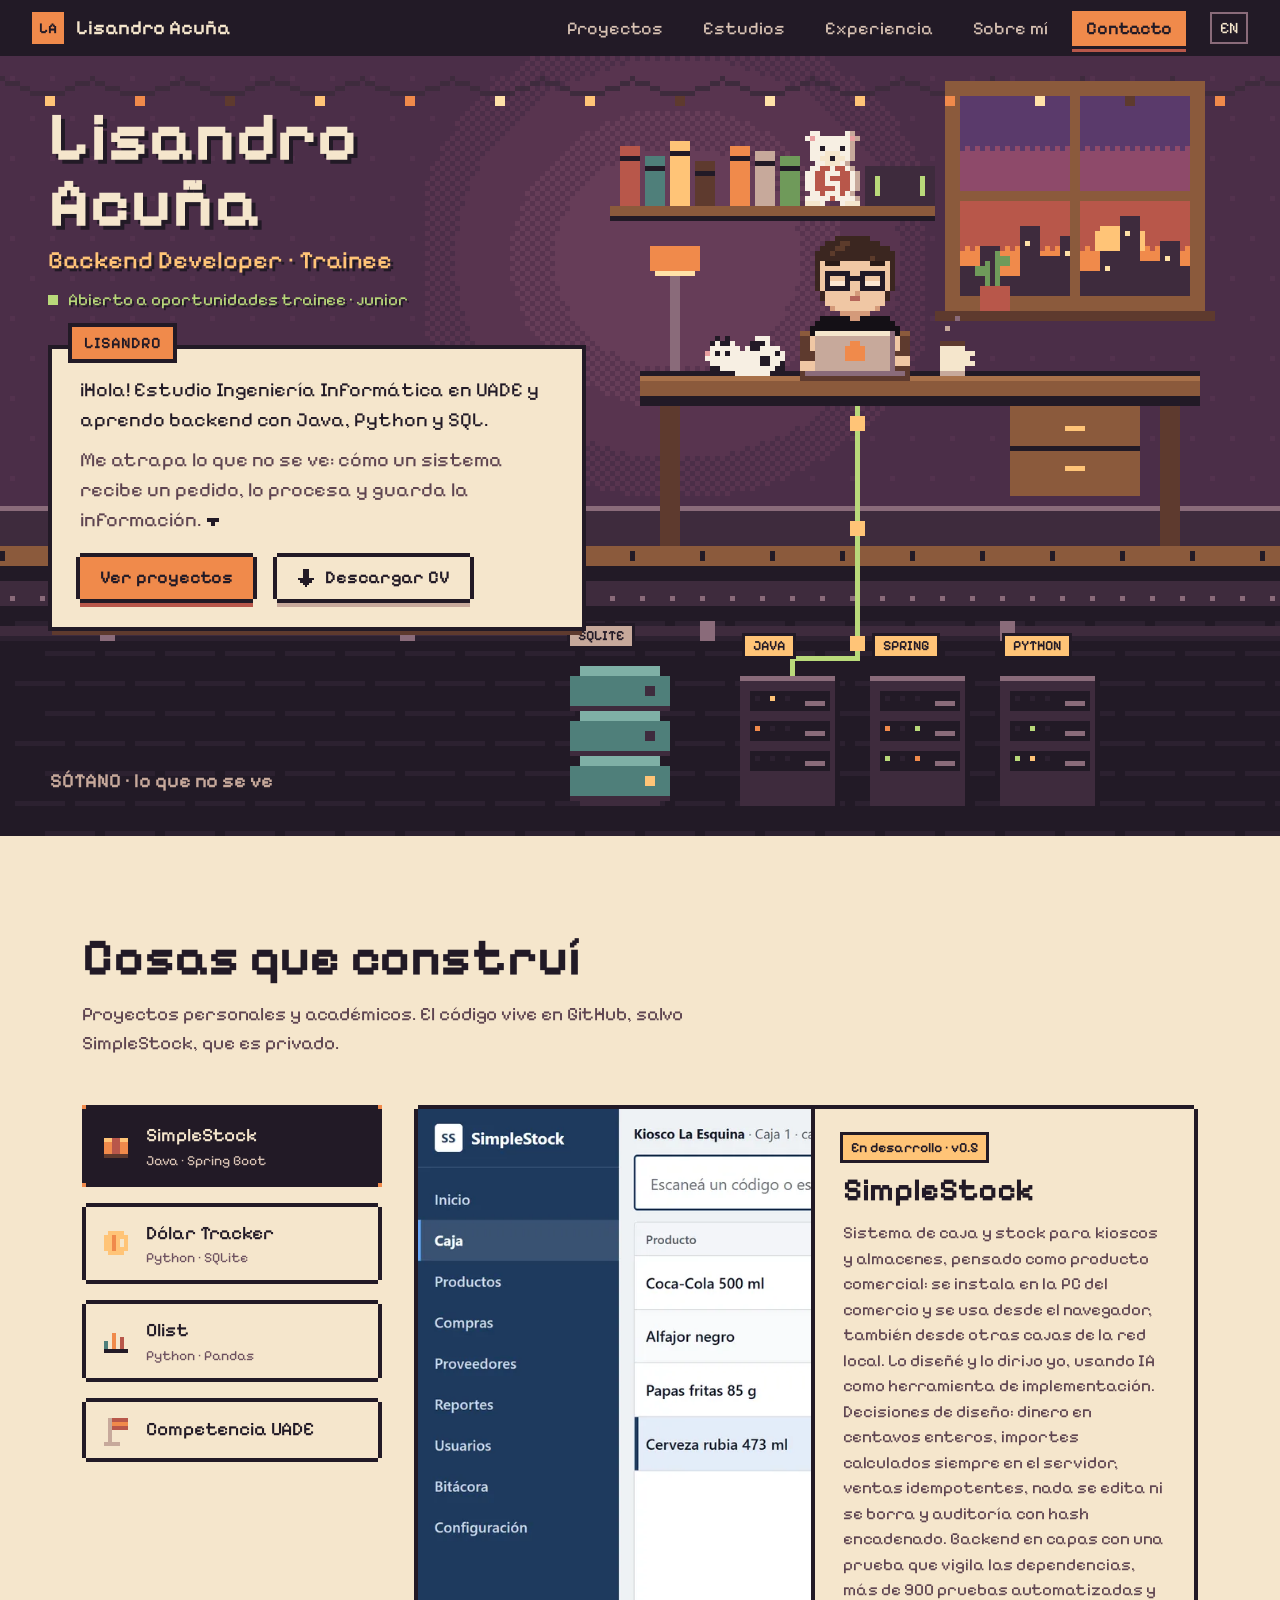
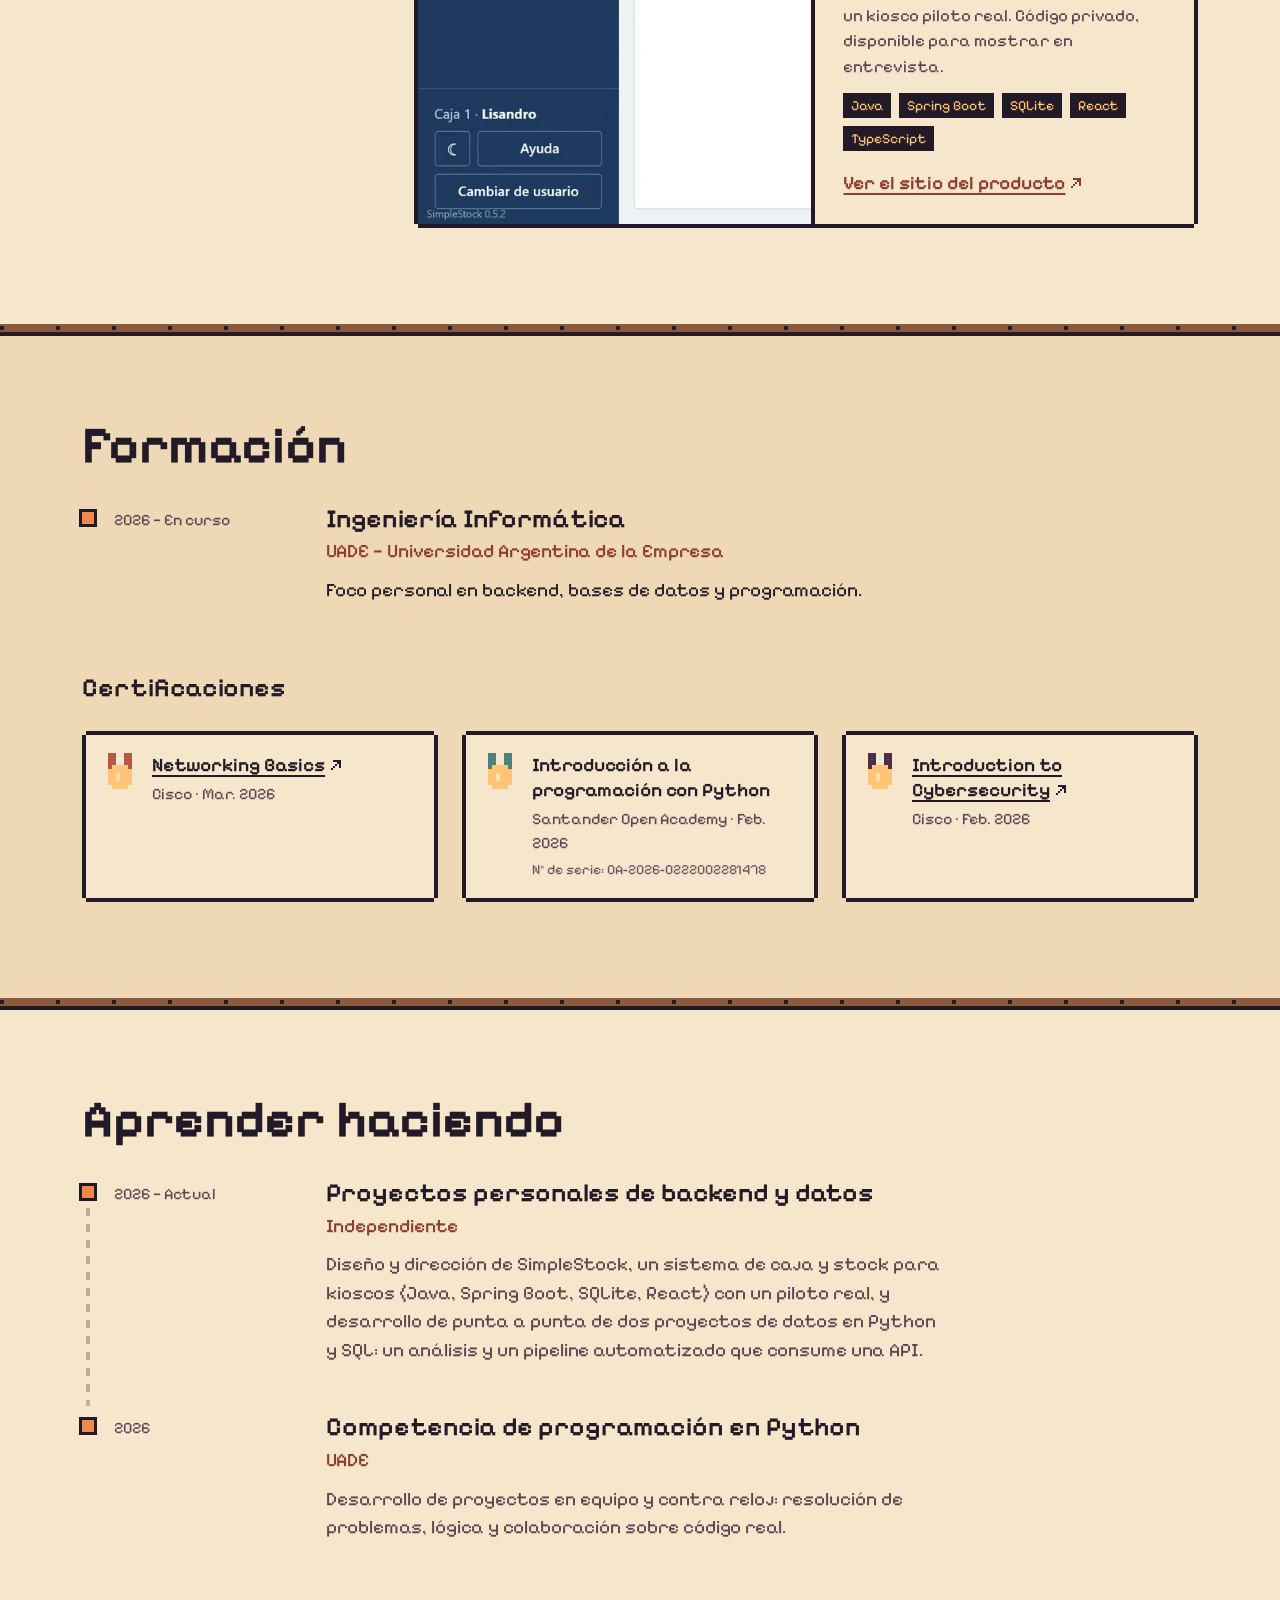
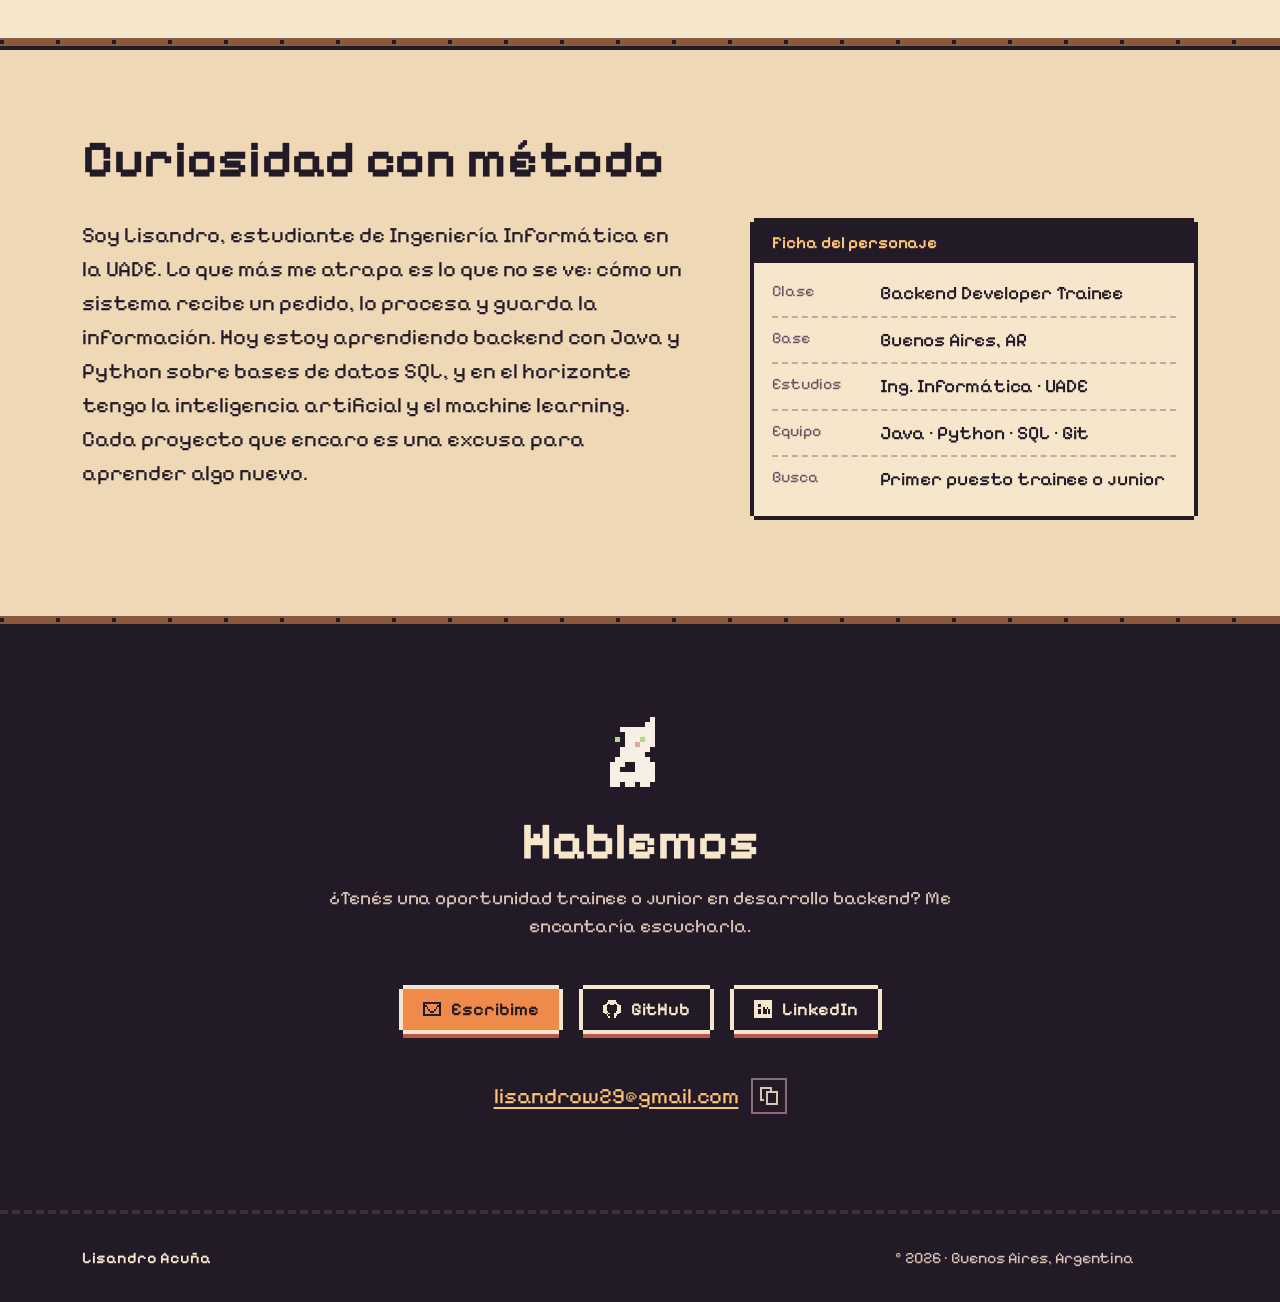
<file: index.html>
<!DOCTYPE html>
<html lang="es">
<head>
  <meta charset="UTF-8" />
  <meta name="viewport" content="width=device-width, initial-scale=1.0" />
  <title>Lisandro Acuña — Backend Developer Trainee</title>
  <meta name="description" content="Portfolio de Lisandro Acuña. Estudiante de Ingeniería Informática aprendiendo desarrollo backend con Java, Python y SQL." />
  <meta name="author" content="Lisandro Acuña" />
  <meta name="theme-color" content="#221a26" />
  <link rel="canonical" href="https://tonxt.github.io/" />
  <link rel="icon" href="favicon.svg" type="image/svg+xml" />

  <!-- Open Graph / redes sociales -->
  <meta property="og:type" content="website" />
  <meta property="og:title" content="Lisandro Acuña — Backend Developer Trainee" />
  <meta property="og:description" content="Estudiante de Ingeniería Informática aprendiendo desarrollo backend con Java, Python y SQL. Interesado en IA y machine learning. Portfolio, proyectos y contacto." />
  <meta property="og:locale" content="es_AR" />
  <meta property="og:url" content="https://tonxt.github.io/" />
  <meta property="og:image" content="https://tonxt.github.io/assets/og-image.png" />
  <meta property="og:image:width" content="1200" />
  <meta property="og:image:height" content="630" />
  <meta name="twitter:card" content="summary_large_image" />

  <!-- Fuente pixel -->
  <link rel="preconnect" href="https://fonts.googleapis.com" />
  <link rel="preconnect" href="https://fonts.gstatic.com" crossorigin />
  <link rel="stylesheet" href="https://fonts.googleapis.com/css2?family=Pixelify+Sans:wght@400;500;600;700&display=swap" />

  <link rel="stylesheet" href="identidad/tokens.css?v=15" />
  <link rel="stylesheet" href="styles.css?v=15" />
  <script src="script.js?v=16" defer></script>
  <script src="scene.js?v=19" defer></script>

  <!-- Datos estructurados (SEO) -->
  <script type="application/ld+json">
  {
    "@context": "https://schema.org",
    "@type": "Person",
    "name": "Lisandro Acuña",
    "jobTitle": "Backend Developer Trainee",
    "url": "https://tonxt.github.io/",
    "email": "lisandrow29@gmail.com",
    "address": { "@type": "PostalAddress", "addressLocality": "Buenos Aires", "addressCountry": "AR" },
    "alumniOf": { "@type": "CollegeOrUniversity", "name": "Universidad Argentina de la Empresa (UADE)" },
    "knowsAbout": ["Java", "Python", "SQL", "SQLite", "Git"],
    "sameAs": [
      "https://github.com/Tonxt",
      "https://www.linkedin.com/in/lisandro-acu%C3%B1a-3947b129b/"
    ]
  }
  </script>
</head>
<body>

  <a class="skip-link" href="#contenido">Saltar al contenido</a>

  <!-- Íconos pixel (se reutilizan con <use>) -->
  <svg width="0" height="0" style="position:absolute" aria-hidden="true">
    <defs>
      <symbol id="i-cur" viewBox="0 0 2 3"><path d="M0 0h1v1h1v1h-1v1h-1z"/></symbol>
      <symbol id="i-down" viewBox="0 0 7 8"><path d="M2 0h3v4h2v1h-1v1h-1v1h-1v1h-1v-1h-1v-1h-1v-1h-1v-1h2z"/></symbol>
      <symbol id="i-mail" viewBox="0 0 10 8"><path d="M0 0h10v8h-10zM1 1v1h1v1h1v1h1v1h2v-1h1v-1h1v-1h1v-1zM1 3v4h8v-4h-1v1h-1v1h-1v1h-2v-1h-1v-1h-1v-1z" fill-rule="evenodd"/></symbol>
      <symbol id="i-gh" viewBox="0 0 10 10"><path d="M3 0h4v1h1v1h1v1h1v4h-1v1h-1v1h-1v1h-1v-3h1v-1h1v-3h-1v-1h-1v1h-2v-1h-1v1h-1v3h1v1h1v1h-1v-1h-1v1h1v1h1v1h-1v-1h-1v-1h-1v-1h-1v-4h1v-1h1v-1h1z"/></symbol>
      <symbol id="i-in" viewBox="0 0 10 10"><path d="M0 0h10v10h-10zM2 2v2h2v-2zM2 5v3h2v-3zM5 4v4h2v-3h1v3h1v-3h-1v-1h-1v1h-1v-1z" fill-rule="evenodd"/></symbol>
      <symbol id="i-copy" viewBox="0 0 9 9"><path d="M0 0h6v2h-1v-1h-4v5h1v1h-2zM3 2h6v7h-6zM4 3v5h4v-5z" fill-rule="evenodd"/></symbol>
      <symbol id="i-up" viewBox="0 0 7 8"><path d="M3 0h1v1h1v1h1v1h1v1h-2v4h-3v-4h-2v-1h1v-1h1v-1h1z"/></symbol>
    </defs>
  </svg>

  <!-- ============ Navbar ============ -->
  <header class="navbar">
    <div class="nav-inner">
      <a href="#inicio" class="wordmark">
        <span class="monogram">LA</span>
        <span>Lisandro Acuña</span>
      </a>
      <button class="nav-toggle" id="nav-toggle" aria-label="Abrir menú" aria-expanded="false" aria-controls="primary-nav">
        <span></span><span></span><span></span>
      </button>
      <nav class="nav-links" id="primary-nav" aria-label="Navegación principal">
        <a href="#proyectos"><svg class="cur" aria-hidden="true"><use href="#i-cur"/></svg><span data-i18n="nav.projects">Proyectos</span></a>
        <a href="#estudios"><svg class="cur" aria-hidden="true"><use href="#i-cur"/></svg><span data-i18n="nav.edu">Estudios</span></a>
        <a href="#experiencia"><svg class="cur" aria-hidden="true"><use href="#i-cur"/></svg><span data-i18n="nav.exp">Experiencia</span></a>
        <a href="#sobre-mi"><svg class="cur" aria-hidden="true"><use href="#i-cur"/></svg><span data-i18n="nav.about">Sobre mí</span></a>
        <a href="#contacto" class="nav-cta" data-i18n="nav.contact">Contacto</a>
        <button class="lang-toggle" id="lang-toggle" aria-label="Switch language">EN</button>
      </nav>
    </div>
  </header>

  <main id="contenido">
    <!-- ============ Hero: el cuarto y el sótano ============ -->
    <section id="inicio" class="hero">
      <div class="scene-wrap" id="scene-wrap">
        <canvas id="scene" role="img" aria-label="Lisandro en pixel art, trabajando en su escritorio con un café y un gato durmiendo al lado; debajo del piso, el sótano con los servidores" data-i18n-aria="hero.scene"></canvas>
        <span class="scene-note" id="scene-note" data-i18n="hero.basement">SÓTANO · lo que no se ve</span>
      </div>

      <div class="hero-copy">
        <div>
          <h1 class="hero-name">Lisandro Acuña<span class="hero-role">Backend Developer · Trainee</span></h1>
          <p class="hero-status">
            <span class="status-dot" aria-hidden="true"></span>
            <span data-i18n="hero.status">Abierto a oportunidades trainee · junior</span>
          </p>
        </div>

        <div class="dialog">
          <span class="speaker" aria-hidden="true">LISANDRO</span>
          <p data-i18n="hero.desc">¡Hola! Estudio Ingeniería Informática en UADE y aprendo backend con Java, Python y SQL.</p>
          <p class="dialog-more"><span data-i18n="hero.desc2">Me atrapa lo que no se ve: cómo un sistema recibe un pedido, lo procesa y guarda la información.</span><svg class="caret" viewBox="0 0 3 2" aria-hidden="true"><path d="M0 0h3v1h-1v1h-1v-1h-1z"/></svg></p>
          <div class="hero-cta">
            <a href="#proyectos" class="btn" data-i18n="hero.cta.projects">Ver proyectos</a>
            <a href="assets/cv-lisandro-acuna-es.pdf" id="cv-link" class="btn btn-ghost" target="_blank" rel="noopener"><svg class="icon" aria-hidden="true"><use href="#i-down"/></svg><span data-i18n="hero.cta.cv">Descargar CV</span></a>
          </div>
        </div>
      </div>
    </section>

    <!-- ============ Proyectos: inventario ============ -->
    <section id="proyectos" class="section">
      <div class="container">
        <h2 class="section-title" data-i18n="proj.title">Cosas que construí</h2>
        <p class="section-lead" data-i18n="proj.lead">
          Proyectos personales y académicos. El código vive en GitHub, salvo SimpleStock, que es privado.
        </p>

        <div class="inv" id="inv">
          <div class="slots" role="tablist" aria-label="Proyectos" data-i18n-aria="nav.projects">
            <button class="slot" role="tab" id="tab-p0" aria-controls="panel-p0" aria-selected="true">
              <canvas class="ico" width="8" height="8" data-ico="box" aria-hidden="true"></canvas>
              <span>SimpleStock<small>Java · Spring Boot</small></span>
            </button>
            <button class="slot" role="tab" id="tab-p2" aria-controls="panel-p2" aria-selected="false" tabindex="-1">
              <canvas class="ico" width="8" height="8" data-ico="coin" aria-hidden="true"></canvas>
              <span>Dólar Tracker<small>Python · SQLite</small></span>
            </button>
            <button class="slot" role="tab" id="tab-p1" aria-controls="panel-p1" aria-selected="false" tabindex="-1">
              <canvas class="ico" width="8" height="8" data-ico="chart" aria-hidden="true"></canvas>
              <span>Olist<small>Python · Pandas</small></span>
            </button>
            <button class="slot" role="tab" id="tab-p3" aria-controls="panel-p3" aria-selected="false" tabindex="-1">
              <canvas class="ico" width="8" height="8" data-ico="flag" aria-hidden="true"></canvas>
              <span data-i18n="proj.p3.short">Competencia UADE</span>
            </button>
          </div>

          <article class="detail" role="tabpanel" id="panel-p0" aria-labelledby="tab-p0">
            <a class="detail-art detail-shot" href="https://simplestockpos.com.ar/" target="_blank" rel="noopener">
              <img src="assets/simplestock-caja.webp" width="1600" height="900" loading="lazy"
                   alt="Pantalla de caja de SimpleStock con una venta de cuatro productos en curso" data-i18n-alt="proj.p0.alt" />
            </a>
            <div class="detail-body">
              <span class="badge badge-wip" data-i18n="proj.p0.badge">En desarrollo · v0.5</span>
              <h3 class="project-title">SimpleStock</h3>
              <p class="project-desc" data-i18n="proj.p0.desc">
                Sistema de caja y stock para kioscos y almacenes, pensado como producto comercial:
                se instala en la PC del comercio y se usa desde el navegador, también desde otras cajas
                de la red local. Lo diseñé y lo dirijo yo, usando IA como herramienta de implementación.
                Decisiones de diseño: dinero en centavos enteros, importes calculados siempre en el
                servidor, ventas idempotentes, nada se edita ni se borra y auditoría con hash encadenado.
                Backend en capas con una prueba que vigila las dependencias, más de 900 pruebas
                automatizadas y un kiosco piloto real. Código privado, disponible para mostrar en entrevista.
              </p>
              <ul class="chips" aria-label="Tecnologías">
                <li>Java</li><li>Spring Boot</li><li>SQLite</li><li>React</li><li>TypeScript</li>
              </ul>
              <div class="project-links">
                <a class="project-link ext" href="https://simplestockpos.com.ar/" target="_blank" rel="noopener" data-i18n="proj.p0.link">Ver el sitio del producto</a>
              </div>
            </div>
          </article>

          <article class="detail" role="tabpanel" id="panel-p2" aria-labelledby="tab-p2">
            <a class="detail-art detail-shot" href="https://tonxt.github.io/argentina-dolar-tracker/" target="_blank" rel="noopener">
              <img src="assets/dolar-tracker.jpg?v=2" width="800" height="500" loading="lazy"
                   alt="Dashboard del Dólar Tracker con las siete cotizaciones del día y el gráfico de evolución" data-i18n-alt="proj.p2.alt" />
            </a>
            <div class="detail-body">
              <span class="badge" data-i18n="proj.p2.badge">Terminado</span>
              <h3 class="project-title">Argentina Dólar Tracker</h3>
              <p class="project-desc" data-i18n="proj.p2.desc">
                Pipeline automatizado que consume una API REST pública, guarda en
                SQLite el histórico de 7 cotizaciones del dólar en Argentina (oficial,
                blue, MEP, CCL, cripto, mayorista y tarjeta) y lo sirve en un dashboard
                interactivo desplegado en la nube.
              </p>
              <ul class="chips" aria-label="Tecnologías">
                <li>Python</li><li>Pandas</li><li>SQLite</li><li>Streamlit</li><li>Matplotlib</li>
              </ul>
              <div class="project-links">
                <a class="project-link ext" href="https://tonxt.github.io/argentina-dolar-tracker/" target="_blank" rel="noopener" data-i18n="proj.p2.demo">Ver dashboard</a>
                <a class="project-link ext" href="https://github.com/Tonxt/argentina-dolar-tracker" target="_blank" rel="noopener" data-i18n="proj.github">Ver en GitHub</a>
              </div>
            </div>
          </article>

          <article class="detail" role="tabpanel" id="panel-p1" aria-labelledby="tab-p1">
            <div class="detail-art" aria-hidden="true"><canvas class="art" width="48" height="32" data-art="olist"></canvas></div>
            <div class="detail-body">
              <span class="badge" data-i18n="proj.p1.badge">Terminado</span>
              <h3 class="project-title" data-i18n="proj.p1.title">Análisis de e-commerce · Olist</h3>
              <p class="project-desc" data-i18n="proj.p1.desc">
                Análisis exploratorio de más de 99.000 órdenes del e-commerce
                brasileño Olist (2016–2018): evolución de ingresos, categorías
                más vendidas y distribución regional de las ventas.
              </p>
              <ul class="chips" aria-label="Tecnologías">
                <li>Python</li><li>Pandas</li><li>Matplotlib</li><li>Jupyter</li>
              </ul>
              <div class="project-links">
                <a class="project-link ext" href="https://github.com/Tonxt/olist-ecommerce-analysis" target="_blank" rel="noopener" data-i18n="proj.github">Ver en GitHub</a>
              </div>
            </div>
          </article>

          <article class="detail" role="tabpanel" id="panel-p3" aria-labelledby="tab-p3">
            <div class="detail-art" aria-hidden="true"><canvas class="art" width="48" height="32" data-art="uade"></canvas></div>
            <div class="detail-body">
              <span class="badge" data-i18n="proj.p3.badge">Académico</span>
              <h3 class="project-title" data-i18n="proj.p3.title">Competencia Python · UADE</h3>
              <p class="project-desc" data-i18n="proj.p3.desc">
                Proyecto desarrollado en equipo durante la competencia de
                programación de la universidad.
              </p>
              <ul class="chips" aria-label="Tecnologías">
                <li>Python</li>
              </ul>
            </div>
          </article>
        </div>
      </div>
    </section>

    <!-- ============ Estudios ============ -->
    <section id="estudios" class="section section-alt">
      <div class="container">
        <h2 class="section-title" data-i18n="edu.title">Formación</h2>
        <ol class="log">
          <li class="log-item">
            <span class="log-date" data-i18n="edu.item1.date">2026 — En curso</span>
            <div>
              <h3 class="log-role" data-i18n="edu.item1.role">Ingeniería Informática</h3>
              <p class="log-org">UADE — Universidad Argentina de la Empresa</p>
              <p class="log-desc" data-i18n="edu.item1.desc">
                Foco personal en backend, bases de datos y programación.
              </p>
            </div>
          </li>
        </ol>
        <h3 class="certs-title" data-i18n="edu.certs.title">Certificaciones</h3>
        <ul class="certs-list">
          <li class="cert-item px-box">
            <svg class="medal" viewBox="0 0 8 10" aria-hidden="true"><path class="m-rib" d="M1 0h2v3h-1v1h-1zM5 0h2v4h-1v-1h-1z"/><path class="m-coin" d="M2 3h4v1h1v4h-1v1h-4v-1h-1v-4h1z"/><path class="m-hi" d="M3 5h1v2h-1z"/></svg>
            <div>
              <p class="cert-name"><a class="ext" href="https://www.credly.com/badges/9691ea7a-b1af-4a07-8f65-4fef71dd2e0e" target="_blank" rel="noopener">Networking Basics</a></p>
              <p class="cert-issuer">Cisco · <span data-i18n="edu.certs.d1">Mar. 2026</span></p>
            </div>
          </li>
          <li class="cert-item px-box">
            <svg class="medal" viewBox="0 0 8 10" aria-hidden="true"><path class="m-rib" d="M1 0h2v3h-1v1h-1zM5 0h2v4h-1v-1h-1z"/><path class="m-coin" d="M2 3h4v1h1v4h-1v1h-4v-1h-1v-4h1z"/><path class="m-hi" d="M3 5h1v2h-1z"/></svg>
            <div>
              <p class="cert-name" data-i18n="edu.certs.python.name">Introducción a la programación con Python</p>
              <p class="cert-issuer">Santander Open Academy · <span data-i18n="edu.certs.d2">Feb. 2026</span></p>
              <p class="cert-serial" data-i18n="edu.certs.python.serial">N° de serie: OA-2026-0222002281478</p>
            </div>
          </li>
          <li class="cert-item px-box">
            <svg class="medal" viewBox="0 0 8 10" aria-hidden="true"><path class="m-rib" d="M1 0h2v3h-1v1h-1zM5 0h2v4h-1v-1h-1z"/><path class="m-coin" d="M2 3h4v1h1v4h-1v1h-4v-1h-1v-4h1z"/><path class="m-hi" d="M3 5h1v2h-1z"/></svg>
            <div>
              <p class="cert-name"><a class="ext" href="https://www.credly.com/badges/1287659c-d565-41d3-bc9e-bd64a0c68e0d" target="_blank" rel="noopener">Introduction to Cybersecurity</a></p>
              <p class="cert-issuer">Cisco · <span data-i18n="edu.certs.d2">Feb. 2026</span></p>
            </div>
          </li>
        </ul>
      </div>
    </section>

    <!-- ============ Experiencia ============ -->
    <section id="experiencia" class="section">
      <div class="container">
        <h2 class="section-title" data-i18n="exp.title">Aprender haciendo</h2>
        <ol class="log">
          <li class="log-item">
            <span class="log-date" data-i18n="exp.item1.date">2026 — Actual</span>
            <div>
              <h3 class="log-role" data-i18n="exp.item1.role">Proyectos personales de backend y datos</h3>
              <p class="log-org" data-i18n="exp.item1.org">Independiente</p>
              <p class="log-desc" data-i18n="exp.item1.desc">
                Diseño y dirección de SimpleStock, un sistema de caja y stock para kioscos
                (Java, Spring Boot, SQLite, React) con un piloto real, y desarrollo de punta a punta de dos
                proyectos de datos en Python y SQL: un análisis y un pipeline automatizado que consume una API.
              </p>
            </div>
          </li>
          <li class="log-item">
            <span class="log-date">2026</span>
            <div>
              <h3 class="log-role" data-i18n="exp.item2.role">Competencia de programación en Python</h3>
              <p class="log-org">UADE</p>
              <p class="log-desc" data-i18n="exp.item2.desc">
                Desarrollo de proyectos en equipo y contra reloj: resolución de
                problemas, lógica y colaboración sobre código real.
              </p>
            </div>
          </li>
        </ol>
      </div>
    </section>

    <!-- ============ Sobre mí ============ -->
    <section id="sobre-mi" class="section section-alt">
      <div class="container about">
        <h2 class="section-title" data-i18n="about.title">Curiosidad con método</h2>
        <div class="about-grid">
          <p class="about-text" data-i18n="about.body">
            Soy Lisandro, estudiante de Ingeniería Informática en la
            UADE. Lo que más me atrapa es lo que no se ve: cómo un sistema recibe
            un pedido, lo procesa y guarda la información. Hoy estoy aprendiendo
            backend con Java y Python sobre bases de datos SQL, y en el horizonte
            tengo la inteligencia artificial y el machine learning. Cada proyecto
            que encaro es una excusa para aprender algo nuevo.
          </p>
          <div class="sheet px-box">
            <p class="sheet-head" data-i18n="sheet.title">Ficha del personaje</p>
            <dl>
              <div><dt data-i18n="sheet.class">Clase</dt><dd>Backend Developer Trainee</dd></div>
              <div><dt data-i18n="sheet.base">Base</dt><dd>Buenos Aires, AR</dd></div>
              <div><dt data-i18n="sheet.study">Estudios</dt><dd data-i18n="sheet.study.v">Ing. Informática · UADE</dd></div>
              <div><dt data-i18n="sheet.gear">Equipo</dt><dd>Java · Python · SQL · Git</dd></div>
              <div><dt data-i18n="sheet.quest">Busca</dt><dd data-i18n="sheet.quest.v">Primer puesto trainee o junior</dd></div>
            </dl>
          </div>
        </div>
      </div>
    </section>

    <!-- ============ Contacto ============ -->
    <section id="contacto" class="section section-dark">
      <div class="container contact-inner">
        <canvas class="cat-sit" id="cat-sit" width="20" height="16" aria-hidden="true"></canvas>
        <h2 class="section-title" data-i18n="contact.title">Hablemos</h2>
        <p class="section-lead" data-i18n="contact.lead">
          ¿Tenés una oportunidad trainee o junior en desarrollo backend?
          Me encantaría escucharla.
        </p>
        <div class="contact-cta">
          <a class="btn" href="mailto:lisandrow29@gmail.com">
            <svg class="icon" aria-hidden="true"><use href="#i-mail"/></svg>
            <span data-i18n="contact.btn.email">Escribime</span>
          </a>
          <a class="btn btn-ghost" href="https://github.com/Tonxt" target="_blank" rel="noopener">
            <svg class="icon" aria-hidden="true"><use href="#i-gh"/></svg>
            <span>GitHub</span>
          </a>
          <a class="btn btn-ghost" href="https://www.linkedin.com/in/lisandro-acu%C3%B1a-3947b129b/" target="_blank" rel="noopener">
            <svg class="icon" aria-hidden="true"><use href="#i-in"/></svg>
            <span>LinkedIn</span>
          </a>
        </div>
        <p class="contact-email">
          <a href="mailto:lisandrow29@gmail.com">lisandrow29@gmail.com</a>
          <button class="copy-btn" id="copy-email" type="button" aria-label="Copiar email">
            <svg class="icon" aria-hidden="true"><use href="#i-copy"/></svg>
          </button>
          <span class="copy-feedback" id="copy-feedback" aria-live="polite"></span>
        </p>
      </div>
    </section>
  </main>

  <!-- ============ Footer ============ -->
  <footer class="footer">
    <div class="container footer-inner">
      <span class="footer-mark">Lisandro Acuña</span>
      <span class="footer-copy">© 2026 · Buenos Aires, Argentina</span>
    </div>
  </footer>

  <button class="to-top" id="to-top" type="button" aria-label="Volver arriba">
    <svg class="icon" aria-hidden="true"><use href="#i-up"/></svg>
  </button>

</body>
</html>
</file>
<file: identidad/tokens.css>
/* ============================================================
   Identidad — Lisandro · Tokens de diseño
   Pixel art lofi · cuarto cálido de noche · v2.0 — 2026-10-28
   ============================================================ */

/* La fuente (Pixelify Sans) se carga desde el <head> de index.html */

:root {
  /* ---------- Color · Paleta lofi ---------- */
  --ink:      #221a26;  /* tinta, fondos oscuros */
  --ink-2:    #2c2130;  /* sótano */
  --wall:     #4b2e48;  /* pared ciruela */
  --steel:    #3e2b3d;  /* metal, racks */
  --wood:     #8b5a3c;
  --wood-dk:  #5e3a2e;
  --red:      #b8574a;
  --red-text: #8f3d2c;  /* rojo para texto sobre papel (AA) */
  --orange:   #f08a4b;  /* acento principal */
  --sun:      #ffc477;  /* luz de lámpara */
  --glow:     #ffe2a8;
  --lime:     #b9d97a;  /* LEDs, estado */
  --green:    #6f9a5a;
  --teal:     #4f7f7a;
  --paper:    #f5e6cc;  /* superficie de lectura */
  --paper-2:  #eed8b6;
  --fog:      #c7a99b;
  --slate:    #8a6b7a;

  /* ---------- Texto ---------- */
  --text:        var(--ink);
  --text-2:      #5e4450;  /* secundario sobre papel (AA) */
  --text-3:      #6e5260;
  --text-inv:    var(--paper);
  --text-inv-2:  #d9c3b4;  /* secundario sobre tinta (AA) */

  /* ---------- Tipografía ---------- */
  --font: "Pixelify Sans", ui-monospace, "Cascadia Mono", Consolas, monospace;
  --text-sm:   15px;
  --text-base: 19px;
  --text-md:   22px;
  --text-lg:   32px;
  --text-xl:   clamp(36px, 4.4vw, 52px);
  --text-hero: clamp(46px, 5.4vw, 84px);

  /* ---------- Espaciado (grilla de 4px) ---------- */
  --px: 4px;
  --space-1: 4px;  --space-2: 8px;  --space-3: 12px; --space-4: 16px;
  --space-5: 24px; --space-6: 32px; --space-7: 48px; --space-8: 64px; --space-9: 96px;
  --content-max: 1180px;

  /* ---------- Bordes pixel (esquinas recortadas) ---------- */
  --px-border: 0 -4px 0 0 var(--ink), 0 4px 0 0 var(--ink), -4px 0 0 0 var(--ink), 4px 0 0 0 var(--ink);

  /* ---------- Movimiento: pasos, no curvas ---------- */
  --dur: 80ms;
}
</file>
<file: styles.css>
/* ============================================================
   Lisandro Acuña · Página personal — pixel art lofi
   Construye sobre identidad/tokens.css
   ============================================================ */

*, *::before, *::after { box-sizing: border-box; }
* { margin: 0; padding: 0; }

html { scroll-behavior: smooth; background: var(--ink); scrollbar-color: var(--slate) var(--ink); }

body {
  min-height: 100vh;
  font-family: var(--font);
  font-size: var(--text-base);
  line-height: 1.5;
  color: var(--text);
  background: var(--paper);
  -webkit-font-smoothing: none;
}

::selection { background: var(--sun); color: var(--ink); }
::-webkit-scrollbar { width: 12px; }
::-webkit-scrollbar-track { background: var(--ink); }
::-webkit-scrollbar-thumb { background: var(--slate); border: 3px solid var(--ink); }

a { color: inherit; text-underline-offset: 4px; text-decoration-thickness: 2px; }
img, canvas { display: block; }
canvas { image-rendering: pixelated; image-rendering: crisp-edges; }

:focus-visible { outline: 3px dashed var(--orange); outline-offset: 4px; }

/* Accesibilidad: saltar al contenido */
.skip-link {
  position: absolute; left: 8px; top: -60px; z-index: 100;
  background: var(--orange); color: var(--ink); padding: 8px 14px;
  font-weight: 600; text-decoration: none; box-shadow: var(--px-border);
}
.skip-link:focus { top: 12px; }

.icon { width: 18px; height: 18px; flex-shrink: 0; fill: currentColor; shape-rendering: crispEdges; }

.container {
  width: 100%;
  max-width: var(--content-max);
  margin-inline: auto;
  padding-inline: var(--space-6);
}

/* Caja pixel: borde de 4px con esquinas recortadas */
.px-box { background: var(--paper); box-shadow: var(--px-border); }

/* ---------------- Navbar ---------------- */
.navbar { position: sticky; top: 0; z-index: 50; background: var(--ink); color: var(--paper); }

.nav-inner {
  display: flex; align-items: center; justify-content: space-between;
  height: 56px; padding-inline: var(--space-6);
}

.wordmark {
  display: flex; align-items: center; gap: var(--space-3);
  font-size: 20px; font-weight: 600; text-decoration: none;
}
.monogram {
  width: 32px; height: 32px; display: grid; place-items: center;
  background: var(--orange); color: var(--ink); font-size: 15px; font-weight: 700;
}

.nav-links { display: flex; align-items: center; gap: var(--space-5); }
.nav-links a {
  display: inline-flex; align-items: center; gap: var(--space-2);
  color: var(--text-inv-2); text-decoration: none; font-size: 18px;
}
.nav-links a:hover, .nav-links a.active { color: var(--paper); }
.nav-links .cur { width: 8px; height: 12px; fill: var(--orange); visibility: hidden; shape-rendering: crispEdges; }
.nav-links a:hover .cur, .nav-links a.active .cur { visibility: visible; }

.nav-links .nav-cta {
  color: var(--ink); background: var(--orange); padding: 4px 14px; font-weight: 600;
  box-shadow: 0 -3px 0 0 var(--ink), 0 3px 0 0 var(--ink), -3px 0 0 0 var(--ink), 3px 0 0 0 var(--ink), 0 6px 0 0 var(--red);
}
.nav-links .nav-cta:hover, .nav-links .nav-cta.active { color: var(--ink); background: var(--sun); }

.lang-toggle {
  font: inherit; font-size: 16px; color: var(--paper); background: none; border: 0;
  padding: 4px 10px; box-shadow: inset 0 0 0 2px var(--slate); cursor: pointer;
}
.lang-toggle:hover { box-shadow: inset 0 0 0 2px var(--sun); color: var(--sun); }

.nav-toggle { display: none; width: 40px; height: 40px; background: none; border: 0; cursor: pointer; padding: 10px 8px; }
.nav-toggle span { display: block; height: 4px; background: var(--paper); }
.nav-toggle span + span { margin-top: 4px; }

/* ---------------- Botones ---------------- */
.btn {
  font: inherit; font-weight: 600; font-size: 18px; line-height: 1.2;
  display: inline-flex; align-items: center; gap: 10px;
  padding: 10px 20px; text-decoration: none; cursor: pointer; border: 0;
  background: var(--orange); color: var(--ink);
  box-shadow: var(--px-border), 0 8px 0 0 var(--red);
  transition: transform var(--dur) steps(1);
}
.btn:hover { transform: translateY(-4px); }
.btn:active { transform: translateY(4px); box-shadow: var(--px-border); }
.btn-ghost { background: var(--paper); box-shadow: var(--px-border), 0 8px 0 0 var(--fog); }

/* ---------------- Hero: el cuarto ---------------- */
.hero { position: relative; background: var(--ink); color: var(--paper); overflow: hidden; }
.scene-wrap { position: relative; }
#scene { width: 100%; cursor: default; }

.scene-tag {
  position: absolute; font-size: 14px; font-weight: 600; line-height: 1.3; color: var(--ink);
  background: var(--sun); padding: 1px 8px; box-shadow: 0 0 0 3px var(--ink);
  pointer-events: none; white-space: nowrap;
}
.scene-tag.dim { background: var(--fog); }
.scene-note { position: absolute; color: var(--fog); font-size: 20px; font-weight: 600; pointer-events: none; white-space: nowrap; }

.hero-copy {
  position: absolute; left: var(--space-7); top: var(--space-7);
  width: min(42%, 600px); display: flex; flex-direction: column; gap: var(--space-6);
}

.hero-name {
  font-size: var(--text-hero); font-weight: 700; line-height: .95; color: var(--paper);
  text-shadow: 4px 4px 0 var(--ink);
}
.hero-role {
  display: block; margin-top: 14px; font-size: clamp(19px, 1.95vw, 30px); font-weight: 500;
  color: var(--sun); text-shadow: 3px 3px 0 var(--ink);
}
.hero-status {
  display: inline-flex; align-items: center; gap: 10px; margin-top: 14px;
  font-size: 17px; color: var(--lime); text-shadow: 2px 2px 0 var(--ink);
}
.status-dot { width: 10px; height: 10px; background: var(--lime); flex: none; animation: blink 1.2s steps(1) infinite; }
@keyframes blink { 50% { opacity: .25; } }

/* Caja de diálogo RPG */
.dialog {
  position: relative; margin: 4px; padding: 26px 28px 28px;
  background: var(--paper); color: var(--ink);
  box-shadow: var(--px-border), 0 0 0 4px var(--ink), 0 8px 0 0 var(--wood-dk);
}
.speaker {
  position: absolute; top: -22px; left: 20px; padding: 4px 12px;
  background: var(--orange); color: var(--ink); font-size: 16px; font-weight: 600;
  box-shadow: 0 0 0 4px var(--ink);
}
.dialog p { font-size: 20px; max-width: 46ch; }
.dialog .dialog-more { margin-top: 10px; color: var(--text-2); }
.caret { display: inline-block; width: 12px; height: 8px; margin-left: 6px; vertical-align: middle; fill: var(--ink); shape-rendering: crispEdges; animation: bob .8s steps(2) infinite; }
@keyframes bob { 50% { transform: translateY(3px); } }
.hero-cta { display: flex; flex-wrap: wrap; gap: var(--space-5); margin-top: 22px; }

/* ---------------- Secciones ---------------- */
.section { position: relative; padding: var(--space-9) var(--space-4); }
/* Vigas de piso entre secciones: el corte de la casa sigue hacia abajo */
.section + .section::before {
  content: ""; position: absolute; left: 0; right: 0; top: 0; height: 12px;
  background:
    repeating-linear-gradient(90deg, var(--ink) 0 4px, transparent 4px 56px) 0 2px / 100% 4px no-repeat,
    linear-gradient(var(--wood) 0 8px, var(--ink) 8px 12px);
}
.section-alt .log-desc, .section-alt .project-desc, .section-alt .section-lead { color: var(--text); }
.section-alt { background: var(--paper-2); }
.section-dark { background: var(--ink); color: var(--paper); }

.section-title {
  font-size: var(--text-xl); font-weight: 700; line-height: 1;
  margin-bottom: var(--space-6); text-wrap: balance;
}
.section-lead { max-width: 60ch; color: var(--text-2); margin: calc(var(--space-4) * -1) 0 var(--space-7); }
.section-dark .section-lead { color: var(--text-inv-2); }

/* Sobre mí + ficha */
.about-grid { display: grid; grid-template-columns: minmax(0, 1.35fr) minmax(0, 1fr); gap: var(--space-8); align-items: start; }
.about-text { font-size: var(--text-md); line-height: 1.55; max-width: 34em; }
.sheet { margin: 4px; }
.sheet-head { background: var(--ink); color: var(--sun); font-weight: 600; padding: 8px 18px; font-size: 17px; }
.sheet dl { padding: 8px 18px 14px; }
.sheet dl div { display: grid; grid-template-columns: 96px 1fr; gap: 12px; padding: 8px 0; border-bottom: 2px dashed var(--fog); }
.sheet dl div:last-child { border-bottom: 0; }
.sheet dt { color: var(--text-3); font-size: 16px; }
.sheet dd { font-weight: 500; }

/* Bitácora (experiencia y estudios) */
.log { list-style: none; max-width: 860px; }
.log-item {
  position: relative; display: grid; grid-template-columns: 180px 1fr; gap: var(--space-6);
  padding: 0 0 var(--space-7) var(--space-6);
}
.log-item::before { content: ""; position: absolute; left: 0; top: 8px; width: 12px; height: 12px; background: var(--orange); box-shadow: 0 0 0 3px var(--ink); }
.log-item::after {
  content: ""; position: absolute; left: 4px; top: 30px; bottom: 6px; width: 4px;
  background: repeating-linear-gradient(var(--fog) 0 8px, transparent 8px 16px);
}
.log-item:last-child { padding-bottom: 0; }
.log-item:last-child::after { display: none; }
.log-date { font-size: 16px; color: var(--text-2); padding-top: 4px; }
.log-role { font-size: 26px; font-weight: 600; line-height: 1.15; }
.log-org { color: var(--red-text); font-weight: 500; margin-top: 4px; }
.log-desc { color: var(--text-2); margin-top: 10px; max-width: 62ch; }

/* Certificaciones como medallas */
.certs-title { font-size: 26px; font-weight: 600; margin: var(--space-8) 0 var(--space-5); }
.certs-list { list-style: none; display: grid; grid-template-columns: repeat(3, minmax(0, 1fr)); gap: var(--space-5); }
.cert-item { margin: 4px; padding: 18px; display: flex; gap: 16px; align-items: flex-start; }
.medal { width: 32px; height: 40px; flex: none; shape-rendering: crispEdges; }
.medal .m-rib { fill: var(--red); }
.medal .m-coin { fill: var(--sun); }
.medal .m-hi { fill: var(--glow); }
.cert-item:nth-child(2) .medal .m-rib { fill: var(--teal); }
.cert-item:nth-child(3) .medal .m-rib { fill: var(--wall); }
.cert-name { font-weight: 600; line-height: 1.3; }
.cert-issuer { color: var(--text-2); font-size: 16px; margin-top: 4px; }
.cert-serial { color: var(--text-3); font-size: 14px; margin-top: 4px; }

/* Enlaces externos: flecha pixel */
.ext::after {
  content: ""; display: inline-block; width: 10px; height: 10px; margin-left: 6px; vertical-align: 1px; background: currentColor;
  -webkit-mask: url("data:image/svg+xml,%3Csvg xmlns='http://www.w3.org/2000/svg' viewBox='0 0 5 5' shape-rendering='crispEdges'%3E%3Cpath d='M1 0h4v4h-1v-2h-1v1h-1v1h-1v1h-1v-1h1v-1h1v-1h1v-1h-2z'/%3E%3C/svg%3E") center / contain no-repeat;
          mask: url("data:image/svg+xml,%3Csvg xmlns='http://www.w3.org/2000/svg' viewBox='0 0 5 5' shape-rendering='crispEdges'%3E%3Cpath d='M1 0h4v4h-1v-2h-1v1h-1v1h-1v1h-1v-1h1v-1h1v-1h1v-1h-2z'/%3E%3C/svg%3E") center / contain no-repeat;
}

/* ---------------- Proyectos: inventario ---------------- */
.inv { display: grid; grid-template-columns: 300px minmax(0, 1fr); gap: var(--space-6); align-items: start; }
.slots { display: grid; gap: var(--space-4); }
.slot {
  font: inherit; font-size: 19px; font-weight: 500; text-align: left; color: var(--ink);
  display: flex; align-items: center; gap: 14px; margin: 4px; padding: 12px 14px;
  background: var(--paper); border: 0; cursor: pointer; box-shadow: var(--px-border);
}
.slot small { display: block; font-size: 14px; font-weight: 400; color: var(--text-3); }
.slot:hover { background: var(--glow); }
.slot[aria-selected="true"] { background: var(--ink); color: var(--paper); box-shadow: var(--px-border), 0 0 0 4px var(--orange); }
.slot[aria-selected="true"] small { color: var(--text-inv-2); }
.slot .ico { width: 32px; height: 32px; flex: none; }

.detail {
  margin: 4px; background: var(--paper); box-shadow: var(--px-border);
  display: grid; grid-template-columns: minmax(0, 1.05fr) minmax(0, 1fr);
}
.detail[hidden] { display: none; }
.detail-art { display: grid; place-items: center; background: var(--wall); border-right: 4px solid var(--ink); min-height: 320px; }
.detail-art .art { width: 100%; height: 100%; object-fit: cover; }
.detail-shot { background: var(--ink); }
.detail-shot img { width: 100%; height: 100%; object-fit: cover; object-position: left top; }
.detail-body { padding: 26px 28px; display: flex; flex-direction: column; gap: 14px; }
.project-title { font-size: var(--text-lg); line-height: 1; }
.project-desc { font-size: 17px; color: var(--text-2); }

.badge { align-self: flex-start; font-size: 14px; font-weight: 600; padding: 2px 8px; background: var(--lime); box-shadow: 0 0 0 3px var(--ink); }
.badge-wip { background: var(--sun); }

.chips { display: flex; flex-wrap: wrap; gap: 8px; list-style: none; }
.chips li { font-size: 14px; padding: 2px 8px; background: var(--ink); color: var(--sun); }

.project-links { display: flex; flex-wrap: wrap; gap: var(--space-5); margin-top: 4px; }
.project-link { font-weight: 600; color: var(--red-text); }
.project-link:hover { color: var(--ink); }

/* ---------------- Contacto ---------------- */
.contact-inner { text-align: center; display: flex; flex-direction: column; align-items: center; }
.contact-inner .section-lead { margin-inline: auto; }
.cat-sit { width: 100px; height: 80px; margin-bottom: var(--space-5); }
.contact-cta { display: flex; flex-wrap: wrap; justify-content: center; gap: var(--space-5); }
.section-dark .btn-ghost { box-shadow: 0 -4px 0 0 var(--paper), 0 4px 0 0 var(--paper), -4px 0 0 0 var(--paper), 4px 0 0 0 var(--paper), 0 8px 0 0 var(--slate); background: var(--ink); color: var(--paper); }
.section-dark .btn { box-shadow: 0 -4px 0 0 var(--paper), 0 4px 0 0 var(--paper), -4px 0 0 0 var(--paper), 4px 0 0 0 var(--paper), 0 8px 0 0 var(--red); }
.section-dark .btn:active { box-shadow: 0 -4px 0 0 var(--paper), 0 4px 0 0 var(--paper), -4px 0 0 0 var(--paper), 4px 0 0 0 var(--paper); }

.contact-email { position: relative; display: flex; flex-wrap: wrap; justify-content: center; align-items: center; gap: 12px; margin-top: var(--space-7); font-size: var(--text-md); }
.contact-email a { color: var(--sun); }
.copy-btn { display: grid; place-items: center; width: 36px; height: 36px; background: none; border: 0; color: var(--text-inv-2); cursor: pointer; box-shadow: inset 0 0 0 2px var(--slate); }
.copy-btn:hover { color: var(--sun); box-shadow: inset 0 0 0 2px var(--sun); }
.copy-btn.copied { color: var(--lime); box-shadow: inset 0 0 0 2px var(--lime); }
.copy-feedback { position: absolute; top: 100%; left: 50%; transform: translateX(-50%); margin-top: 8px; font-size: 16px; color: var(--lime); white-space: nowrap; }

/* ---------------- Footer ---------------- */
.footer { background: var(--ink); color: var(--text-inv-2); border-top: 4px dashed var(--steel); }
.footer-inner { display: flex; justify-content: space-between; gap: var(--space-4); padding-block: var(--space-6); padding-right: 96px; font-size: 16px; }
.footer-mark { color: var(--paper); font-weight: 600; }

/* Volver arriba */
.to-top {
  position: fixed; right: 20px; bottom: 20px; z-index: 40; width: 44px; height: 44px;
  display: grid; place-items: center; border: 0; cursor: pointer;
  background: var(--orange); color: var(--ink); box-shadow: var(--px-border), 0 6px 0 0 var(--red);
  opacity: 0; visibility: hidden; transform: translateY(8px);
  transition: opacity 120ms steps(2), transform 120ms steps(2), visibility 120ms;
}
.to-top.visible { opacity: 1; visibility: visible; transform: none; }
.to-top:hover { background: var(--sun); }

/* ---------------- Responsive ---------------- */
@media (max-width: 1099px) {
  .hero-copy { position: static; width: auto; padding: var(--space-6) var(--space-7) var(--space-8); }
  .hero-copy .dialog { max-width: 640px; }
}

@media (max-width: 900px) {
  .container { padding-inline: 0; }
  .nav-inner { padding-inline: var(--space-4); }
  .nav-toggle { display: block; }
  .nav-links {
    display: none; position: absolute; top: 56px; left: 0; right: 0;
    flex-direction: column; align-items: stretch; gap: 0;
    background: var(--ink); padding: 8px var(--space-4) var(--space-5); border-bottom: 4px solid var(--steel);
  }
  .nav-links.open { display: flex; }
  .nav-links a { padding: 12px 0; font-size: 20px; }
  .nav-links .nav-cta { align-self: flex-start; margin: 8px 4px 12px; }
  .lang-toggle { align-self: flex-start; }

  .hero-copy { padding: var(--space-6) var(--space-4) var(--space-8); }
  .dialog { padding: 24px 20px; }
  .dialog p { font-size: 19px; }
  .hero-name { font-size: 42px; }
  .hero-copy { gap: var(--space-5); }
  .hero-cta { gap: var(--space-4); }

  .section { padding-block: var(--space-8); }
  .footer .container { padding-inline: var(--space-4); }
  .about-grid, .inv, .detail { grid-template-columns: minmax(0, 1fr); }
  .about-grid { gap: var(--space-7); }
  .certs-list { grid-template-columns: minmax(0, 1fr); }
  .log-item { grid-template-columns: minmax(0, 1fr); gap: 6px; }
  .slots { grid-template-columns: repeat(2, minmax(0, 1fr)); gap: var(--space-3); }
  .slot { font-size: 17px; padding: 10px; gap: 10px; }
  .slot .ico { width: 24px; height: 24px; }
  .detail-art { border-right: 0; border-bottom: 4px solid var(--ink); min-height: 180px; }
  .footer-inner { flex-direction: column; }
}

@media (max-width: 480px) {
  .dialog .dialog-more { display: none; }
}

@media (prefers-reduced-motion: reduce) {
  html { scroll-behavior: auto; }
  .status-dot, .caret { animation: none; }
  .btn, .to-top { transition: none; }
}
</file>
